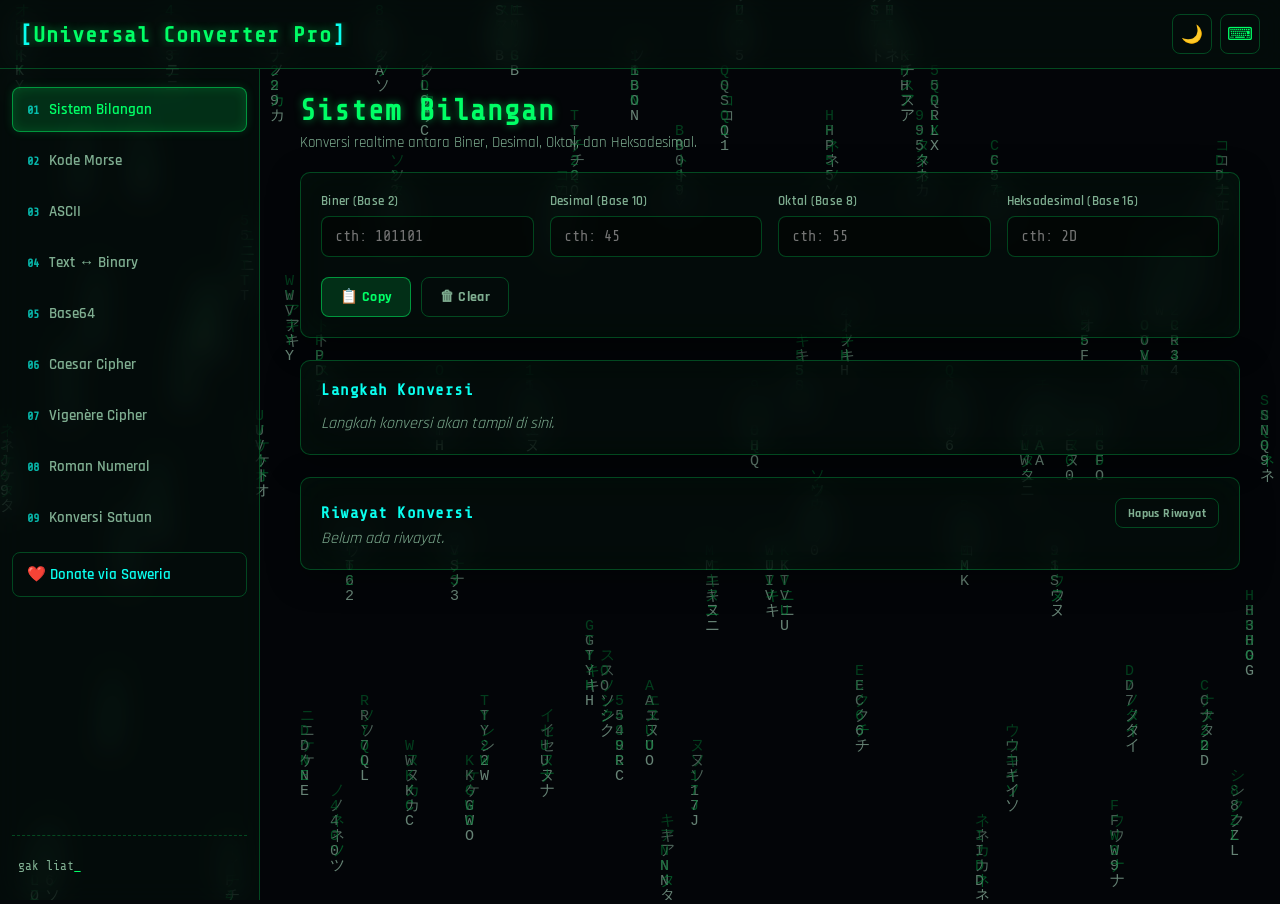
<file: index.html>
<!DOCTYPE html>
<html lang="id" data-theme="dark">
<head>
<meta charset="UTF-8">
<meta name="viewport" content="width=device-width, initial-scale=1.0">
<meta name="kadam-verification" content="kadamaf15f682bb914880866f638d20c469cc" />
<title>Universal Converter Pro</title>
<link rel="preconnect" href="https://fonts.googleapis.com">
<link href="https://fonts.googleapis.com/css2?family=Share+Tech+Mono&family=Rajdhani:wght@500;600;700&display=swap" rel="stylesheet">
<link rel="stylesheet" href="style.css">
</head>
<body>
  <div id="loadingScreen" class="loading-screen">
    <div class="loading-inner">
      <div class="loading-glitch" data-text="UNIVERSAL CONVERTER PRO">UNIVERSAL CONVERTER PRO</div>
      <div class="loading-bar"><div class="loading-bar-fill"></div></div>
      <div class="loading-sub">Menginisialisasi sistem...</div>
    </div>
  </div>

  <canvas id="matrixCanvas"></canvas>

  <div class="app-container">

    <header class="app-header">
      <button id="sidebarToggle" class="icon-btn" aria-label="Buka menu" title="Menu (Esc untuk tutup)">
        <span class="burger"></span>
      </button>
      <h1 class="app-title"><span class="bracket">[</span>Universal Converter Pro<span class="bracket">]</span></h1>
      <div class="header-actions">
        <button id="themeToggle" class="icon-btn" aria-label="Ganti tema" title="Ganti tema (Ctrl+D)">
          <span id="themeIcon">🌙</span>
        </button>
        <button id="shortcutInfoBtn" class="icon-btn" aria-label="Bantuan shortcut" title="Lihat shortcut keyboard">
          ⌨
        </button>
      </div>
    </header>

    <div class="app-body">

      <nav id="sidebar" class="sidebar">
        <ul class="menu-list">
          <li><button class="menu-item active" data-target="numberSystem"><span class="menu-icon">01</span>Sistem Bilangan</button></li>
          <li><button class="menu-item" data-target="morseCode"><span class="menu-icon">02</span>Kode Morse</button></li>
          <li><button class="menu-item" data-target="asciiTool"><span class="menu-icon">03</span>ASCII</button></li>
          <li><button class="menu-item" data-target="textBinary"><span class="menu-icon">04</span>Text ↔ Binary</button></li>
          <li><button class="menu-item" data-target="base64Tool"><span class="menu-icon">05</span>Base64</button></li>
          <li><button class="menu-item" data-target="caesarCipher"><span class="menu-icon">06</span>Caesar Cipher</button></li>
          <li><button class="menu-item" data-target="vigenereCipher"><span class="menu-icon">07</span>Vigenère Cipher</button></li>
          <li><button class="menu-item" data-target="romanNumeral"><span class="menu-icon">08</span>Roman Numeral</button></li>
          <li><button class="menu-item" data-target="unitConverter"><span class="menu-icon">09</span>Konversi Satuan</button></li>
          <li><a href="https://saweria.co/Myzaxtic" target="_blank" rel="noopener noreferrer" class="menu-item donate-link">❤️ Donate via Saweria</a></li>
        </ul>
        <div class="sidebar-footer">
          <p>gak liat<span class="cursor-blink">_</span></p>
        </div>
      </nav>
      <div id="sidebarOverlay" class="sidebar-overlay"></div>

      <main class="content">

        <section id="numberSystem" class="tool-section active">
          <h2 class="section-title">Sistem Bilangan</h2>
          <p class="section-desc">Konversi realtime antara Biner, Desimal, Oktal, dan Heksadesimal.</p>

          <div class="glass-card">
            <div class="grid-4">
              <div class="field-group">
                <label for="binInput">Biner (Base 2)</label>
                <input type="text" id="binInput" class="neon-input" placeholder="cth: 101101" autocomplete="off">
              </div>
              <div class="field-group">
                <label for="decInput">Desimal (Base 10)</label>
                <input type="text" id="decInput" class="neon-input" placeholder="cth: 45" autocomplete="off">
              </div>
              <div class="field-group">
                <label for="octInput">Oktal (Base 8)</label>
                <input type="text" id="octInput" class="neon-input" placeholder="cth: 55" autocomplete="off">
              </div>
              <div class="field-group">
                <label for="hexInput">Heksadesimal (Base 16)</label>
                <input type="text" id="hexInput" class="neon-input" placeholder="cth: 2D" autocomplete="off">
              </div>
            </div>
            <div class="btn-row">
              <button id="numberCopyBtn" class="btn btn-neon">📋 Copy</button>
              <button id="numberClearBtn" class="btn btn-ghost">🗑 Clear</button>
            </div>
          </div>

          <div class="glass-card">
            <h3 class="card-title">Langkah Konversi</h3>
            <div id="numberSteps" class="steps-box">
              <p class="steps-placeholder">Langkah konversi akan tampil di sini.</p>
            </div>
          </div>

          <div class="glass-card">
            <div class="card-title-row">
              <h3 class="card-title">Riwayat Konversi</h3>
              <button id="numberClearHistoryBtn" class="btn btn-ghost btn-sm">Hapus Riwayat</button>
            </div>
            <div id="numberHistory" class="history-box"></div>
          </div>
        </section>

        <section id="morseCode" class="tool-section">
          <h2 class="section-title">Kode Morse</h2>
          <p class="section-desc">Konversi teks ke kode Morse dan sebaliknya secara realtime.</p>

          <div class="glass-card">
            <div class="grid-2">
              <div class="field-group">
                <label for="morseTextInput">Teks</label>
                <textarea id="morseTextInput" class="neon-input neon-textarea" placeholder="Ketik teks di sini..."></textarea>
              </div>
              <div class="field-group">
                <label for="morseCodeInput">Kode Morse</label>
                <textarea id="morseCodeInput" class="neon-input neon-textarea" placeholder="Ketik morse (pisahkan huruf dengan spasi, kata dengan /)..."></textarea>
              </div>
            </div>
            <div class="btn-row">
              <button id="morseCopyTextBtn" class="btn btn-neon">📋 Copy Teks</button>
              <button id="morseCopyCodeBtn" class="btn btn-neon">📋 Copy Morse</button>
              <button id="morseClearBtn" class="btn btn-ghost">🗑 Clear</button>
            </div>
          </div>

          <div class="glass-card">
            <div class="card-title-row">
              <h3 class="card-title">Riwayat</h3>
              <button id="morseClearHistoryBtn" class="btn btn-ghost btn-sm">Hapus Riwayat</button>
            </div>
            <div id="morseHistory" class="history-box"></div>
          </div>
        </section>

        <section id="asciiTool" class="tool-section">
          <h2 class="section-title">ASCII Converter</h2>
          <p class="section-desc">Konversi karakter ke kode ASCII/Unicode desimal dan sebaliknya.</p>

          <div class="glass-card">
            <div class="grid-2">
              <div class="field-group">
                <label for="asciiTextInput">Karakter / Teks</label>
                <textarea id="asciiTextInput" class="neon-input neon-textarea" placeholder="Ketik teks di sini..."></textarea>
              </div>
              <div class="field-group">
                <label for="asciiCodeInput">Kode ASCII (pisahkan spasi)</label>
                <textarea id="asciiCodeInput" class="neon-input neon-textarea" placeholder="cth: 72 101 108 108 111"></textarea>
              </div>
            </div>
            <div class="btn-row">
              <button id="asciiCopyTextBtn" class="btn btn-neon">📋 Copy Teks</button>
              <button id="asciiCopyCodeBtn" class="btn btn-neon">📋 Copy Kode</button>
              <button id="asciiClearBtn" class="btn btn-ghost">🗑 Clear</button>
            </div>
          </div>

          <div class="glass-card">
            <div class="card-title-row">
              <h3 class="card-title">Riwayat</h3>
              <button id="asciiClearHistoryBtn" class="btn btn-ghost btn-sm">Hapus Riwayat</button>
            </div>
            <div id="asciiHistory" class="history-box"></div>
          </div>
        </section>

        <section id="textBinary" class="tool-section">
          <h2 class="section-title">Text ↔ Binary</h2>
          <p class="section-desc">Konversi teks ke representasi biner 8-bit dan sebaliknya.</p>

          <div class="glass-card">
            <div class="grid-2">
              <div class="field-group">
                <label for="tbTextInput">Teks</label>
                <textarea id="tbTextInput" class="neon-input neon-textarea" placeholder="Ketik teks di sini..."></textarea>
              </div>
              <div class="field-group">
                <label for="tbBinInput">Binary</label>
                <textarea id="tbBinInput" class="neon-input neon-textarea" placeholder="cth: 01001000 01101001"></textarea>
              </div>
            </div>
            <div class="btn-row">
              <button id="tbCopyTextBtn" class="btn btn-neon">📋 Copy Teks</button>
              <button id="tbCopyBinBtn" class="btn btn-neon">📋 Copy Binary</button>
              <button id="tbClearBtn" class="btn btn-ghost">🗑 Clear</button>
            </div>
          </div>

          <div class="glass-card">
            <div class="card-title-row">
              <h3 class="card-title">Riwayat</h3>
              <button id="tbClearHistoryBtn" class="btn btn-ghost btn-sm">Hapus Riwayat</button>
            </div>
            <div id="tbHistory" class="history-box"></div>
          </div>
        </section>
        
        <section id="base64Tool" class="tool-section">
          <h2 class="section-title">Base64</h2>
          <p class="section-desc">Encode teks ke Base64 atau decode Base64 ke teks asli.</p>

          <div class="glass-card">
            <div class="grid-2">
              <div class="field-group">
                <label for="b64TextInput">Teks Asli</label>
                <textarea id="b64TextInput" class="neon-input neon-textarea" placeholder="Ketik teks di sini..."></textarea>
              </div>
              <div class="field-group">
                <label for="b64EncodedInput">Base64</label>
                <textarea id="b64EncodedInput" class="neon-input neon-textarea" placeholder="Tempel Base64 di sini..."></textarea>
              </div>
            </div>
            <div id="b64Error" class="error-text"></div>
            <div class="btn-row">
              <button id="b64CopyTextBtn" class="btn btn-neon">📋 Copy Teks</button>
              <button id="b64CopyEncodedBtn" class="btn btn-neon">📋 Copy Base64</button>
              <button id="b64ClearBtn" class="btn btn-ghost">🗑 Clear</button>
            </div>
          </div>

          <div class="glass-card">
            <div class="card-title-row">
              <h3 class="card-title">Riwayat</h3>
              <button id="b64ClearHistoryBtn" class="btn btn-ghost btn-sm">Hapus Riwayat</button>
            </div>
            <div id="b64History" class="history-box"></div>
          </div>
        </section>
        
        <section id="caesarCipher" class="tool-section">
          <h2 class="section-title">Caesar Cipher</h2>
          <p class="section-desc">Enkripsi/dekripsi teks dengan pergeseran huruf (shift).</p>

          <div class="glass-card">
            <div class="field-group">
              <label for="caesarShift">Shift: <span id="caesarShiftValue">3</span></label>
              <input type="range" id="caesarShift" min="1" max="25" value="3" class="neon-slider">
            </div>
            <div class="grid-2">
              <div class="field-group">
                <label for="caesarPlain">Teks Asli (Plain Text)</label>
                <textarea id="caesarPlain" class="neon-input neon-textarea" placeholder="Ketik teks asli..."></textarea>
              </div>
              <div class="field-group">
                <label for="caesarCipherText">Teks Terenkripsi</label>
                <textarea id="caesarCipherText" class="neon-input neon-textarea" placeholder="Ketik teks terenkripsi..."></textarea>
              </div>
            </div>
            <div class="btn-row">
              <button id="caesarCopyPlainBtn" class="btn btn-neon">📋 Copy Plain</button>
              <button id="caesarCopyCipherBtn" class="btn btn-neon">📋 Copy Cipher</button>
              <button id="caesarClearBtn" class="btn btn-ghost">🗑 Clear</button>
            </div>
          </div>

          <div class="glass-card">
            <div class="card-title-row">
              <h3 class="card-title">Riwayat</h3>
              <button id="caesarClearHistoryBtn" class="btn btn-ghost btn-sm">Hapus Riwayat</button>
            </div>
            <div id="caesarHistory" class="history-box"></div>
          </div>
        </section>
        
        <section id="vigenereCipher" class="tool-section">
          <h2 class="section-title">Vigenère Cipher</h2>
          <p class="section-desc">Enkripsi/dekripsi teks menggunakan kata kunci (key).</p>

          <div class="glass-card">
            <div class="field-group">
              <label for="vigenereKey">Kunci (Key)</label>
              <input type="text" id="vigenereKey" class="neon-input" placeholder="cth: RAHASIA" autocomplete="off">
            </div>
            <div class="grid-2">
              <div class="field-group">
                <label for="vigenerePlain">Teks Asli (Plain Text)</label>
                <textarea id="vigenerePlain" class="neon-input neon-textarea" placeholder="Ketik teks asli..."></textarea>
              </div>
              <div class="field-group">
                <label for="vigenereCipherText">Teks Terenkripsi</label>
                <textarea id="vigenereCipherText" class="neon-input neon-textarea" placeholder="Ketik teks terenkripsi..."></textarea>
              </div>
            </div>
            <div id="vigenereError" class="error-text"></div>
            <div class="btn-row">
              <button id="vigenereCopyPlainBtn" class="btn btn-neon">📋 Copy Plain</button>
              <button id="vigenereCopyCipherBtn" class="btn btn-neon">📋 Copy Cipher</button>
              <button id="vigenereClearBtn" class="btn btn-ghost">🗑 Clear</button>
            </div>
          </div>

          <div class="glass-card">
            <div class="card-title-row">
              <h3 class="card-title">Riwayat</h3>
              <button id="vigenereClearHistoryBtn" class="btn btn-ghost btn-sm">Hapus Riwayat</button>
            </div>
            <div id="vigenereHistory" class="history-box"></div>
          </div>
        </section>

        <section id="romanNumeral" class="tool-section">
          <h2 class="section-title">Roman Numeral</h2>
          <p class="section-desc">Konversi angka Arab ↔ angka Romawi (1 - 3999).</p>

          <div class="glass-card">
            <div class="grid-2">
              <div class="field-group">
                <label for="romanNumberInput">Angka (1-3999)</label>
                <input type="text" id="romanNumberInput" class="neon-input" placeholder="cth: 1994" autocomplete="off">
              </div>
              <div class="field-group">
                <label for="romanTextInput">Angka Romawi</label>
                <input type="text" id="romanTextInput" class="neon-input" placeholder="cth: MCMXCIV" autocomplete="off">
              </div>
            </div>
            <div id="romanError" class="error-text"></div>
            <div class="btn-row">
              <button id="romanCopyNumberBtn" class="btn btn-neon">📋 Copy Angka</button>
              <button id="romanCopyTextBtn" class="btn btn-neon">📋 Copy Romawi</button>
              <button id="romanClearBtn" class="btn btn-ghost">🗑 Clear</button>
            </div>
          </div>

          <div class="glass-card">
            <div class="card-title-row">
              <h3 class="card-title">Riwayat</h3>
              <button id="romanClearHistoryBtn" class="btn btn-ghost btn-sm">Hapus Riwayat</button>
            </div>
            <div id="romanHistory" class="history-box"></div>
          </div>
        </section>

        <section id="unitConverter" class="tool-section">
          <h2 class="section-title">Konversi Satuan</h2>
          <p class="section-desc">Konversi realtime antar satuan Panjang, Berat, Suhu, Volume, Luas, Kecepatan, dan Waktu.</p>

          <div class="glass-card">
            <div class="field-group">
              <label for="unitCategory">Kategori</label>
              <select id="unitCategory" class="neon-input neon-select">
                <option value="length">Panjang</option>
                <option value="weight">Berat</option>
                <option value="temperature">Suhu</option>
                <option value="volume">Volume</option>
                <option value="area">Luas</option>
                <option value="speed">Kecepatan</option>
                <option value="time">Waktu</option>
              </select>
            </div>

            <div class="unit-convert-row">
              <div class="field-group">
                <label for="unitFromValue">Nilai</label>
                <input type="text" id="unitFromValue" class="neon-input" placeholder="0" autocomplete="off">
                <select id="unitFromSelect" class="neon-input neon-select"></select>
              </div>
              <button id="unitSwapBtn" class="icon-btn swap-btn" title="Tukar satuan">⇄</button>
              <div class="field-group">
                <label for="unitToValue">Hasil</label>
                <input type="text" id="unitToValue" class="neon-input" placeholder="0" readonly>
                <select id="unitToSelect" class="neon-input neon-select"></select>
              </div>
            </div>

            <div class="btn-row">
              <button id="unitCopyBtn" class="btn btn-neon">📋 Copy Hasil</button>
              <button id="unitClearBtn" class="btn btn-ghost">🗑 Clear</button>
            </div>
          </div>

          <div class="glass-card">
            <div class="card-title-row">
              <h3 class="card-title">Riwayat</h3>
              <button id="unitClearHistoryBtn" class="btn btn-ghost btn-sm">Hapus Riwayat</button>
            </div>
            <div id="unitHistory" class="history-box"></div>
          </div>
        </section>

      </main>
      <footer class="app-footer">
        <script>
atOptions = {
'key' : '31e85e839ca024c42c151fff540051bb',
'format' : 'iframe',
'height' : 250,
'width' : 300,
'params' : {}
};
</script>
        <script src="https://pl30206585.effectivecpmnetwork.com/5f/d4/eb/5fd4ebadd06583c0d3a11fd74a6b0da3.js"></script>
      </footer>
    </div>
  </div>

  <div id="toastContainer" class="toast-container"></div>

  <div id="shortcutModal" class="modal-overlay">
    <div class="modal-box glass-card">
      <h3 class="card-title">Shortcut Keyboard</h3>
      <ul class="shortcut-list">
        <li><kbd>Ctrl</kbd> + <kbd>Z</kbd> — Undo input aktif</li>
        <li><kbd>Ctrl</kbd> + <kbd>Shift</kbd> + <kbd>Z</kbd> — Redo input aktif</li>
        <li><kbd>Ctrl</kbd> + <kbd>D</kbd> — Ganti mode gelap/terang</li>
        <li><kbd>Ctrl</kbd> + <kbd>K</kbd> — Buka/tutup sidebar</li>
        <li><kbd>Esc</kbd> — Tutup sidebar / modal</li>
      </ul>
      <button id="closeShortcutModal" class="btn btn-neon">Tutup</button>
    </div>
  </div>

  <script src="matrix.js"></script>
  <script src="history.js"></script>
  <script src="copy.js"></script>
  <script src="steps.js"></script>
  <script src="number.js"></script>
  <script src="morse.js"></script>
  <script src="ascii.js"></script>
  <script src="textbinary.js"></script>
  <script src="base64.js"></script>
  <script src="caesar.js"></script>
  <script src="vigenere.js"></script>
  <script src="roman.js"></script>
  <script src="units.js"></script>
  <script src="app.js"></script>
  <script src="https://www.highperformanceformat.com/31e85e839ca024c42c151fff540051bb/invoke.js"></script>
</body>
</html>
</file>
<file: style.css>
/* =========================================================
   Universal Converter Pro — Cyberpunk / Hacker Theme
   ========================================================= */

:root{
  --bg: #04070a;
  --bg-alt: #060b0f;
  --neon: #00ff66;
  --neon-soft: rgba(0, 255, 102, 0.5);
  --neon-dim: rgba(0, 255, 102, 0.15);
  --neon-2: #0affef;
  --text: #d6ffe4;
  --text-dim: #7fae91;
  --glass-bg: rgba(6, 20, 14, 0.45);
  --glass-border: rgba(0, 255, 102, 0.25);
  --danger: #ff3860;
  --radius: 10px;
  --font-display: 'Share Tech Mono', monospace;
  --font-body: 'Rajdhani', sans-serif;
  --transition-fast: 0.18s ease;
  --transition-med: 0.35s cubic-bezier(.4,0,.2,1);
}

[data-theme="light"]{
  --bg: #eef4ee;
  --bg-alt: #e4ede4;
  --neon: #0a8a3f;
  --neon-soft: rgba(10, 138, 63, 0.45);
  --neon-dim: rgba(10, 138, 63, 0.12);
  --neon-2: #067a94;
  --text: #0e2418;
  --text-dim: #4a6656;
  --glass-bg: rgba(255, 255, 255, 0.55);
  --glass-border: rgba(10, 138, 63, 0.3);
}

*, *::before, *::after{ box-sizing: border-box; }

html, body{
  margin: 0;
  padding: 0;
  height: 100%;
  background: var(--bg);
  color: var(--text);
  font-family: var(--font-body);
  overflow-x: hidden;
  scroll-behavior: smooth;
}

::selection{ background: var(--neon-soft); color: #000; }

::-webkit-scrollbar{ width: 8px; height: 8px; }
::-webkit-scrollbar-track{ background: transparent; }
::-webkit-scrollbar-thumb{ background: var(--neon-dim); border-radius: 10px; }
::-webkit-scrollbar-thumb:hover{ background: var(--neon-soft); }

/* ============ Matrix Canvas ============ */
#matrixCanvas{
  position: fixed;
  top: 0; left: 0;
  width: 100vw;
  height: 100vh;
  z-index: 0;
  opacity: 0.5;
  pointer-events: none;
}

[data-theme="light"] #matrixCanvas{ opacity: 0.12; }

/* ============ Loading Screen ============ */
.loading-screen{
  position: fixed;
  inset: 0;
  background: #000;
  z-index: 9999;
  display: flex;
  align-items: center;
  justify-content: center;
  transition: opacity 0.6s ease, visibility 0.6s ease;
}
.loading-screen.hidden{
  opacity: 0;
  visibility: hidden;
  pointer-events: none;
}
.loading-inner{ text-align: center; padding: 20px; }
.loading-glitch{
  font-family: var(--font-display);
  font-size: clamp(1.2rem, 4vw, 2.2rem);
  color: var(--neon);
  text-shadow: 0 0 8px var(--neon-soft), 0 0 20px var(--neon-soft);
  letter-spacing: 3px;
  position: relative;
  animation: glitch-flicker 2.2s infinite;
}
@keyframes glitch-flicker{
  0%, 92%, 100%{ opacity: 1; }
  93%{ opacity: 0.3; transform: translateX(-2px); }
  95%{ opacity: 1; transform: translateX(2px); }
  97%{ opacity: 0.5; }
}
.loading-bar{
  width: min(320px, 70vw);
  height: 4px;
  background: rgba(0,255,102,0.1);
  margin: 22px auto 12px;
  border-radius: 4px;
  overflow: hidden;
}
.loading-bar-fill{
  height: 100%;
  width: 0%;
  background: linear-gradient(90deg, var(--neon), var(--neon-2));
  box-shadow: 0 0 10px var(--neon);
  animation: loadFill 1.4s ease forwards;
}
@keyframes loadFill{ to{ width: 100%; } }
.loading-sub{
  font-family: var(--font-display);
  font-size: 0.8rem;
  color: var(--text-dim);
  letter-spacing: 1px;
}

/* ============ Layout ============ */
.app-container{
  position: relative;
  z-index: 1;
  min-height: 100vh;
  display: flex;
  flex-direction: column;
}

.app-header{
  display: flex;
  align-items: center;
  gap: 14px;
  padding: 14px 20px;
  background: var(--glass-bg);
  backdrop-filter: blur(14px);
  -webkit-backdrop-filter: blur(14px);
  border-bottom: 1px solid var(--glass-border);
  position: sticky;
  top: 0;
  z-index: 50;
}

.app-title{
  font-family: var(--font-display);
  font-size: clamp(0.95rem, 2.4vw, 1.4rem);
  color: var(--neon);
  text-shadow: 0 0 10px var(--neon-soft);
  margin: 0;
  flex: 1;
  letter-spacing: 1px;
  white-space: nowrap;
  overflow: hidden;
  text-overflow: ellipsis;
}
.app-title .bracket{ color: var(--neon-2); }

.header-actions{ display: flex; gap: 8px; }

.icon-btn{
  background: transparent;
  border: 1px solid var(--glass-border);
  color: var(--neon);
  width: 40px;
  height: 40px;
  border-radius: 8px;
  cursor: pointer;
  font-size: 1.1rem;
  display: flex;
  align-items: center;
  justify-content: center;
  transition: all var(--transition-fast);
}
.icon-btn:hover{
  background: var(--neon-dim);
  box-shadow: 0 0 12px var(--neon-soft);
  transform: translateY(-1px);
}
.icon-btn:active{ transform: translateY(0) scale(0.95); }

.burger{
  display: block;
  width: 18px;
  height: 2px;
  background: var(--neon);
  position: relative;
}
.burger::before, .burger::after{
  content: '';
  position: absolute;
  left: 0;
  width: 18px;
  height: 2px;
  background: var(--neon);
}
.burger::before{ top: -6px; }
.burger::after{ top: 6px; }

.app-body{
  flex: 1;
  display: flex;
  min-height: 0;
}

/* ============ Sidebar ============ */
.sidebar{
  width: 260px;
  flex-shrink: 0;
  background: var(--glass-bg);
  backdrop-filter: blur(14px);
  -webkit-backdrop-filter: blur(14px);
  border-right: 1px solid var(--glass-border);
  padding: 18px 12px;
  display: flex;
  flex-direction: column;
  justify-content: space-between;
  position: sticky;
  top: 65px;
  height: calc(100vh - 65px);
  overflow-y: auto;
  transition: transform var(--transition-med);
  z-index: 40;
}

.menu-list{ list-style: none; margin: 0; padding: 0; display: flex; flex-direction: column; gap: 6px; }

.menu-item{
  width: 100%;
  text-align: left;
  background: transparent;
  border: 1px solid transparent;
  color: var(--text-dim);
  padding: 12px 14px;
  border-radius: 8px;
  font-family: var(--font-body);
  font-weight: 600;
  font-size: 0.95rem;
  cursor: pointer;
  display: flex;
  align-items: center;
  gap: 10px;
  transition: all var(--transition-fast);
}
.menu-icon{
  font-family: var(--font-display);
  font-size: 0.75rem;
  color: var(--neon-2);
  opacity: 0.7;
}
.menu-item:hover{
  background: var(--neon-dim);
  color: var(--text);
  border-color: var(--glass-border);
  padding-left: 18px;
}
.menu-item.active{
  background: var(--neon-dim);
  color: var(--neon);
  border-color: var(--neon-soft);
  box-shadow: inset 0 0 12px var(--neon-dim), 0 0 10px rgba(0,255,102,0.15);
}

.sidebar-footer{
  font-family: var(--font-display);
  font-size: 0.8rem;
  color: var(--text-dim);
  padding: 10px 6px 0;
  border-top: 1px dashed var(--glass-border);
}
.cursor-blink{ animation: blink 1s step-start infinite; color: var(--neon); }
@keyframes blink{ 50%{ opacity: 0; } }

.sidebar-overlay{
  display: none;
  position: fixed;
  inset: 0;
  background: rgba(0,0,0,0.6);
  z-index: 39;
}

/* ============ Content ============ */
.content{
  flex: 1;
  padding: 26px clamp(16px, 4vw, 40px);
  min-width: 0;
  overflow-x: hidden;
}

.tool-section{
  display: none;
  animation: fadeSlideIn var(--transition-med);
}
.tool-section.active{ display: block; }

@keyframes fadeSlideIn{
  from{ opacity: 0; transform: translateY(14px); }
  to{ opacity: 1; transform: translateY(0); }
}

.section-title{
  font-family: var(--font-display);
  color: var(--neon);
  text-shadow: 0 0 8px var(--neon-soft);
  font-size: clamp(1.3rem, 3vw, 1.8rem);
  margin: 0 0 6px;
  letter-spacing: 1px;
}
.section-desc{
  color: var(--text-dim);
  margin: 0 0 20px;
  font-size: 0.95rem;
}

/* ============ Glassmorphism Card ============ */
.glass-card{
  background: var(--glass-bg);
  border: 1px solid var(--glass-border);
  border-radius: var(--radius);
  backdrop-filter: blur(16px);
  -webkit-backdrop-filter: blur(16px);
  padding: 20px;
  margin-bottom: 22px;
  box-shadow: 0 8px 32px rgba(0,0,0,0.35), inset 0 0 40px rgba(0,255,102,0.02);
  transition: box-shadow var(--transition-med);
}
.glass-card:hover{
  box-shadow: 0 8px 32px rgba(0,0,0,0.35), 0 0 24px rgba(0,255,102,0.08);
}

.card-title{
  font-family: var(--font-display);
  color: var(--neon-2);
  font-size: 1rem;
  margin: 0 0 14px;
  letter-spacing: 0.5px;
}
.card-title-row{
  display: flex;
  align-items: center;
  justify-content: space-between;
  gap: 10px;
  flex-wrap: wrap;
}
.card-title-row .card-title{ margin: 0; }

/* ============ Grids & Fields ============ */
.grid-4{
  display: grid;
  grid-template-columns: repeat(4, 1fr);
  gap: 16px;
}
.grid-2{
  display: grid;
  grid-template-columns: 1fr 1fr;
  gap: 16px;
}
@media (max-width: 900px){
  .grid-4{ grid-template-columns: repeat(2, 1fr); }
  .grid-2{ grid-template-columns: 1fr; }
}
@media (max-width: 520px){
  .grid-4{ grid-template-columns: 1fr; }
}

.field-group{
  display: flex;
  flex-direction: column;
  gap: 6px;
  margin-bottom: 4px;
}
.field-group label{
  font-size: 0.82rem;
  color: var(--text-dim);
  font-weight: 600;
  letter-spacing: 0.3px;
}

.neon-input{
  background: rgba(0,0,0,0.35);
  border: 1px solid var(--glass-border);
  color: var(--text);
  padding: 11px 13px;
  border-radius: 8px;
  font-family: var(--font-display);
  font-size: 0.95rem;
  outline: none;
  transition: border-color var(--transition-fast), box-shadow var(--transition-fast);
  width: 100%;
}
[data-theme="light"] .neon-input{ background: rgba(255,255,255,0.6); }

.neon-input:focus{
  border-color: var(--neon);
  box-shadow: 0 0 0 3px var(--neon-dim), 0 0 14px var(--neon-soft);
}
.neon-input.input-error{
  border-color: var(--danger);
  box-shadow: 0 0 0 3px rgba(255,56,96,0.15);
  animation: shake 0.3s ease;
}
@keyframes shake{
  0%, 100%{ transform: translateX(0); }
  25%{ transform: translateX(-4px); }
  75%{ transform: translateX(4px); }
}

.neon-textarea{ min-height: 120px; resize: vertical; line-height: 1.5; }
.neon-select{ cursor: pointer; }
.neon-slider{
  width: 100%;
  accent-color: var(--neon);
  cursor: pointer;
}

.error-text{
  color: var(--danger);
  font-size: 0.85rem;
  min-height: 1.2em;
  margin: 8px 0;
  font-family: var(--font-display);
}

/* ============ Buttons ============ */
.btn-row{
  display: flex;
  gap: 10px;
  flex-wrap: wrap;
  margin-top: 16px;
}

.btn{
  position: relative;
  overflow: hidden;
  border: 1px solid var(--glass-border);
  padding: 10px 18px;
  border-radius: 8px;
  cursor: pointer;
  font-family: var(--font-body);
  font-weight: 700;
  font-size: 0.9rem;
  letter-spacing: 0.4px;
  transition: transform var(--transition-fast), box-shadow var(--transition-fast), background var(--transition-fast);
}
.btn:active{ transform: scale(0.96); }

.btn-neon{
  background: var(--neon-dim);
  color: var(--neon);
  border-color: var(--neon-soft);
}
.btn-neon:hover{
  background: rgba(0,255,102,0.22);
  box-shadow: 0 0 18px var(--neon-soft);
  transform: translateY(-2px);
}

.btn-ghost{
  background: transparent;
  color: var(--text-dim);
}
.btn-ghost:hover{
  color: var(--danger);
  border-color: rgba(255,56,96,0.4);
  background: rgba(255,56,96,0.08);
  transform: translateY(-2px);
}

.btn-sm{ padding: 6px 12px; font-size: 0.78rem; }

/* Ripple Effect */
.ripple{
  position: absolute;
  border-radius: 50%;
  background: rgba(255,255,255,0.5);
  transform: scale(0);
  animation: ripple-anim 0.6s ease-out;
  pointer-events: none;
}
@keyframes ripple-anim{
  to{ transform: scale(3); opacity: 0; }
}

.swap-btn{ align-self: flex-end; margin-bottom: 12px; }

/* ============ Steps Box ============ */
.steps-box{
  display: flex;
  flex-direction: column;
  gap: 16px;
}
.steps-placeholder{ color: var(--text-dim); font-style: italic; margin: 0; }

.step-block{
  border-left: 3px solid var(--neon-soft);
  padding: 10px 14px;
  background: rgba(0,255,102,0.04);
  border-radius: 0 8px 8px 0;
  animation: fadeSlideIn var(--transition-med);
}
.step-title{
  font-family: var(--font-display);
  color: var(--neon-2);
  font-size: 0.9rem;
  margin-bottom: 8px;
  letter-spacing: 0.5px;
}
.step-line{
  font-family: var(--font-display);
  font-size: 0.88rem;
  color: var(--text);
  margin: 4px 0;
  word-break: break-word;
}
.step-result{
  color: var(--neon);
  font-weight: bold;
  text-shadow: 0 0 6px var(--neon-soft);
}
.step-table{
  width: 100%;
  border-collapse: collapse;
  margin: 10px 0;
  font-family: var(--font-display);
  font-size: 0.85rem;
}
.step-table th, .step-table td{
  border: 1px solid var(--glass-border);
  padding: 6px 10px;
  text-align: center;
}
.step-table th{ color: var(--neon-2); background: rgba(0,255,102,0.05); }

/* ============ History Box ============ */
.history-box{
  display: flex;
  flex-direction: column;
  gap: 8px;
  max-height: 260px;
  overflow-y: auto;
}
.history-empty{ color: var(--text-dim); font-style: italic; margin: 0; }
.history-item{
  background: rgba(0,0,0,0.25);
  border: 1px solid var(--glass-border);
  border-radius: 6px;
  padding: 8px 12px;
  cursor: pointer;
  font-family: var(--font-display);
  font-size: 0.82rem;
  transition: all var(--transition-fast);
}
.history-item:hover{
  border-color: var(--neon-soft);
  background: var(--neon-dim);
  transform: translateX(3px);
}
.history-row{ display: flex; flex-wrap: wrap; gap: 8px; align-items: center; }
.history-tag{
  background: var(--neon-dim);
  color: var(--neon);
  padding: 2px 8px;
  border-radius: 4px;
  font-size: 0.72rem;
}
.history-val{ color: var(--text); font-weight: bold; }
.history-arrow{ color: var(--neon-2); }
.history-detail{ color: var(--text-dim); flex: 1; }
.history-time{ color: var(--text-dim); font-size: 0.7rem; margin-left: auto; }

/* ============ Unit Converter specific ============ */
.unit-convert-row{
  display: grid;
  grid-template-columns: 1fr auto 1fr;
  gap: 14px;
  align-items: end;
}
@media (max-width: 700px){
  .unit-convert-row{ grid-template-columns: 1fr; }
  .swap-btn{ align-self: center; transform: rotate(90deg); }
}
.unit-convert-row .field-group{ gap: 8px; }
.unit-convert-row select{ margin-top: 6px; }

/* ============ Toast ============ */
.toast-container{
  position: fixed;
  bottom: 20px;
  right: 20px;
  z-index: 999;
  display: flex;
  flex-direction: column;
  gap: 10px;
  max-width: 90vw;
}
.toast{
  background: var(--glass-bg);
  backdrop-filter: blur(14px);
  border: 1px solid var(--neon-soft);
  color: var(--text);
  padding: 12px 18px;
  border-radius: 8px;
  font-family: var(--font-body);
  font-weight: 600;
  font-size: 0.9rem;
  box-shadow: 0 0 18px var(--neon-dim), 0 4px 20px rgba(0,0,0,0.4);
  animation: toastIn 0.3s ease, toastOut 0.3s ease 2.7s forwards;
  max-width: 320px;
}
.toast.error{ border-color: var(--danger); box-shadow: 0 0 18px rgba(255,56,96,0.2); }
@keyframes toastIn{ from{ opacity: 0; transform: translateX(40px); } to{ opacity: 1; transform: translateX(0); } }
@keyframes toastOut{ to{ opacity: 0; transform: translateX(40px); } }

/* ============ Modal ============ */
.modal-overlay{
  display: none;
  position: fixed;
  inset: 0;
  background: rgba(0,0,0,0.65);
  z-index: 998;
  align-items: center;
  justify-content: center;
}
.modal-overlay.open{ display: flex; }
.modal-box{ max-width: 420px; width: 90vw; }
.shortcut-list{ list-style: none; padding: 0; margin: 0 0 16px; display: flex; flex-direction: column; gap: 10px; }
.shortcut-list li{ font-size: 0.9rem; color: var(--text); }
kbd{
  background: rgba(0,255,102,0.1);
  border: 1px solid var(--glass-border);
  border-radius: 4px;
  padding: 2px 7px;
  font-family: var(--font-display);
  color: var(--neon);
  font-size: 0.8rem;
}

/* ============ Ad Container & Donate Link ============ */
.ad-container{
  display: flex;
  justify-content: center;
  margin: 30px 0 10px;
  padding: 12px;
  min-height: 250px;
}

.donate-link{
  display: flex;
  align-items: center;
  gap: 10px;
  margin-top: 6px;
  color: var(--neon-2) !important;
  border: 1px solid var(--glass-border);
  text-decoration: none;
}
.donate-link:hover{
  color: var(--text) !important;
  background: var(--neon-dim);
  border-color: var(--neon-soft);
  padding-left: 18px;
}

/* ============ Responsive Sidebar (Mobile) ============ */
@media (max-width: 860px){
  .sidebar{
    position: fixed;
    left: 0;
    top: 65px;
    height: calc(100vh - 65px);
    transform: translateX(-105%);
    z-index: 45;
    width: 82vw;
    max-width: 300px;
  }
  .sidebar.open{ transform: translateX(0); }
  .sidebar-overlay.open{ display: block; }
  .content{ padding: 20px 16px 60px; }
}

@media (min-width: 861px){
  #sidebarToggle{ display: none; }
}

/* Reduced motion respect */
@media (prefers-reduced-motion: reduce){
  *{ animation-duration: 0.01ms !important; animation-iteration-count: 1 !important; transition-duration: 0.01ms !important; }
}
</file>
